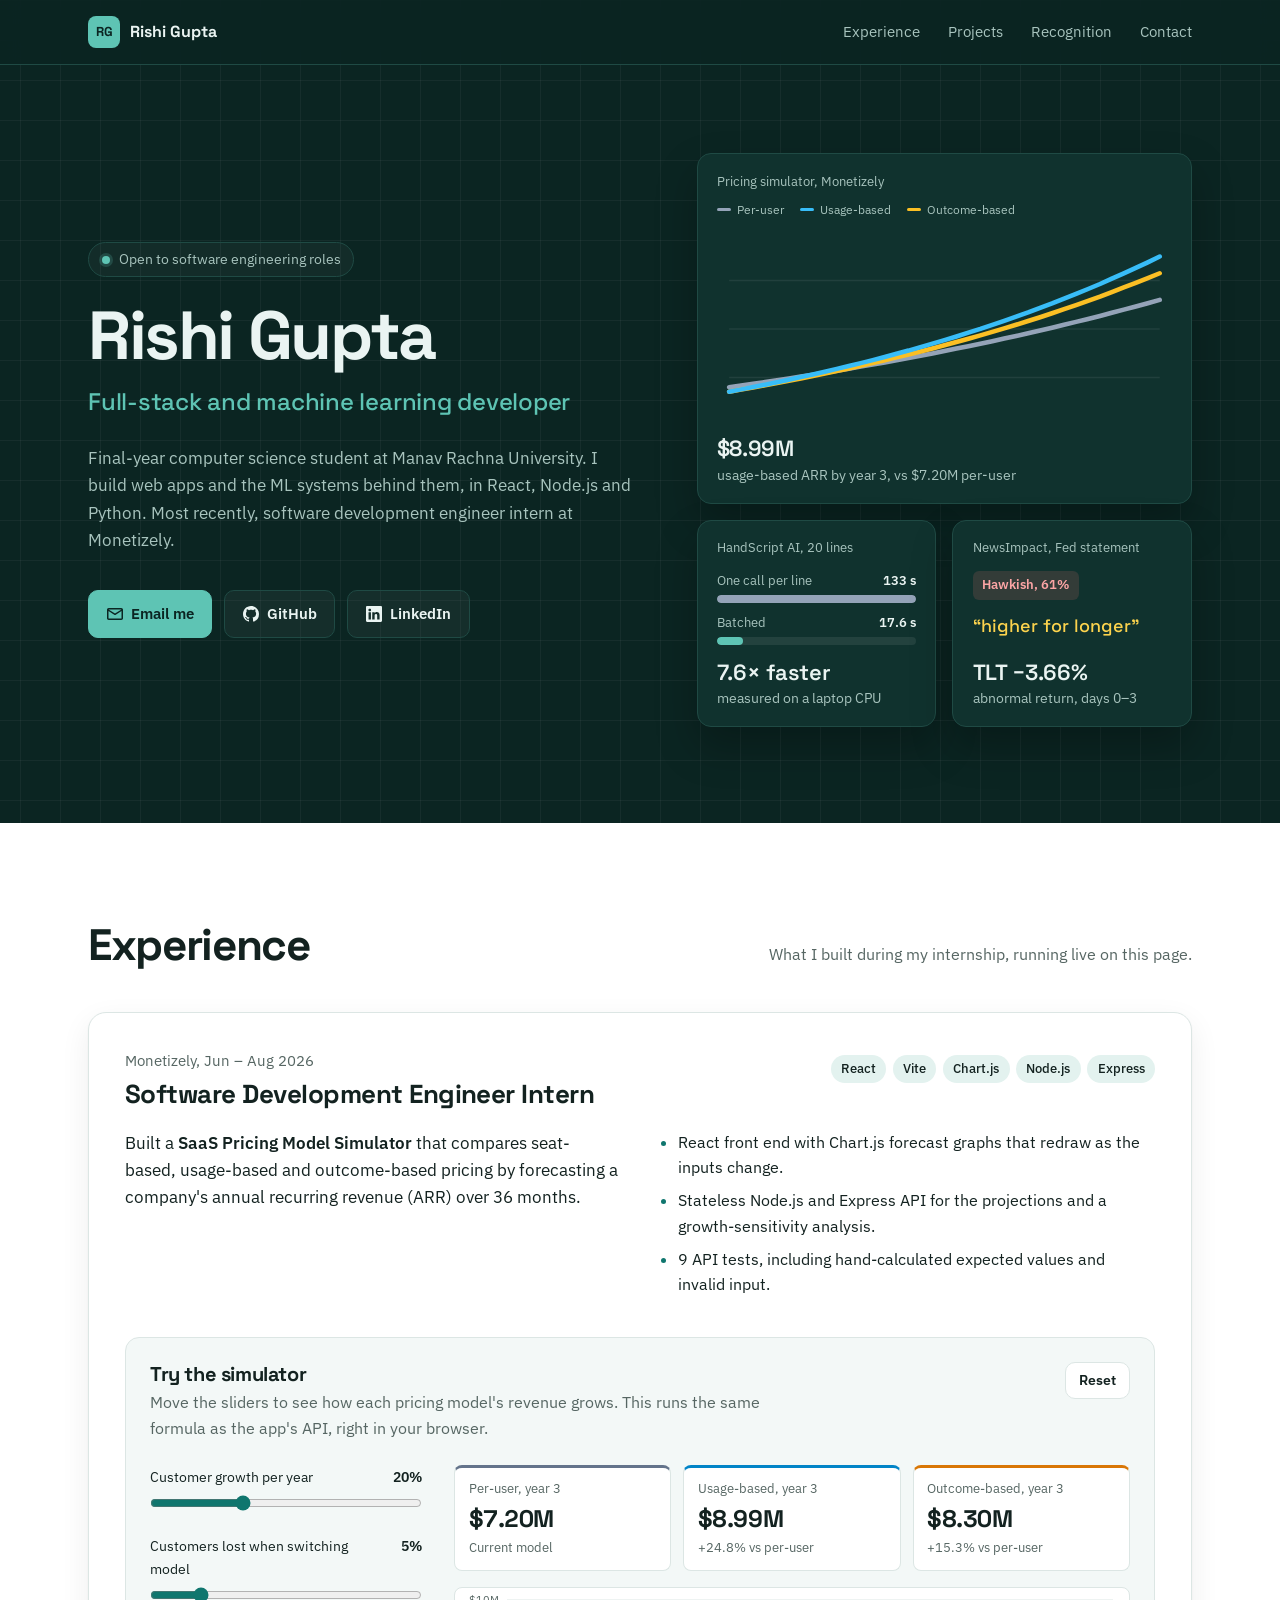
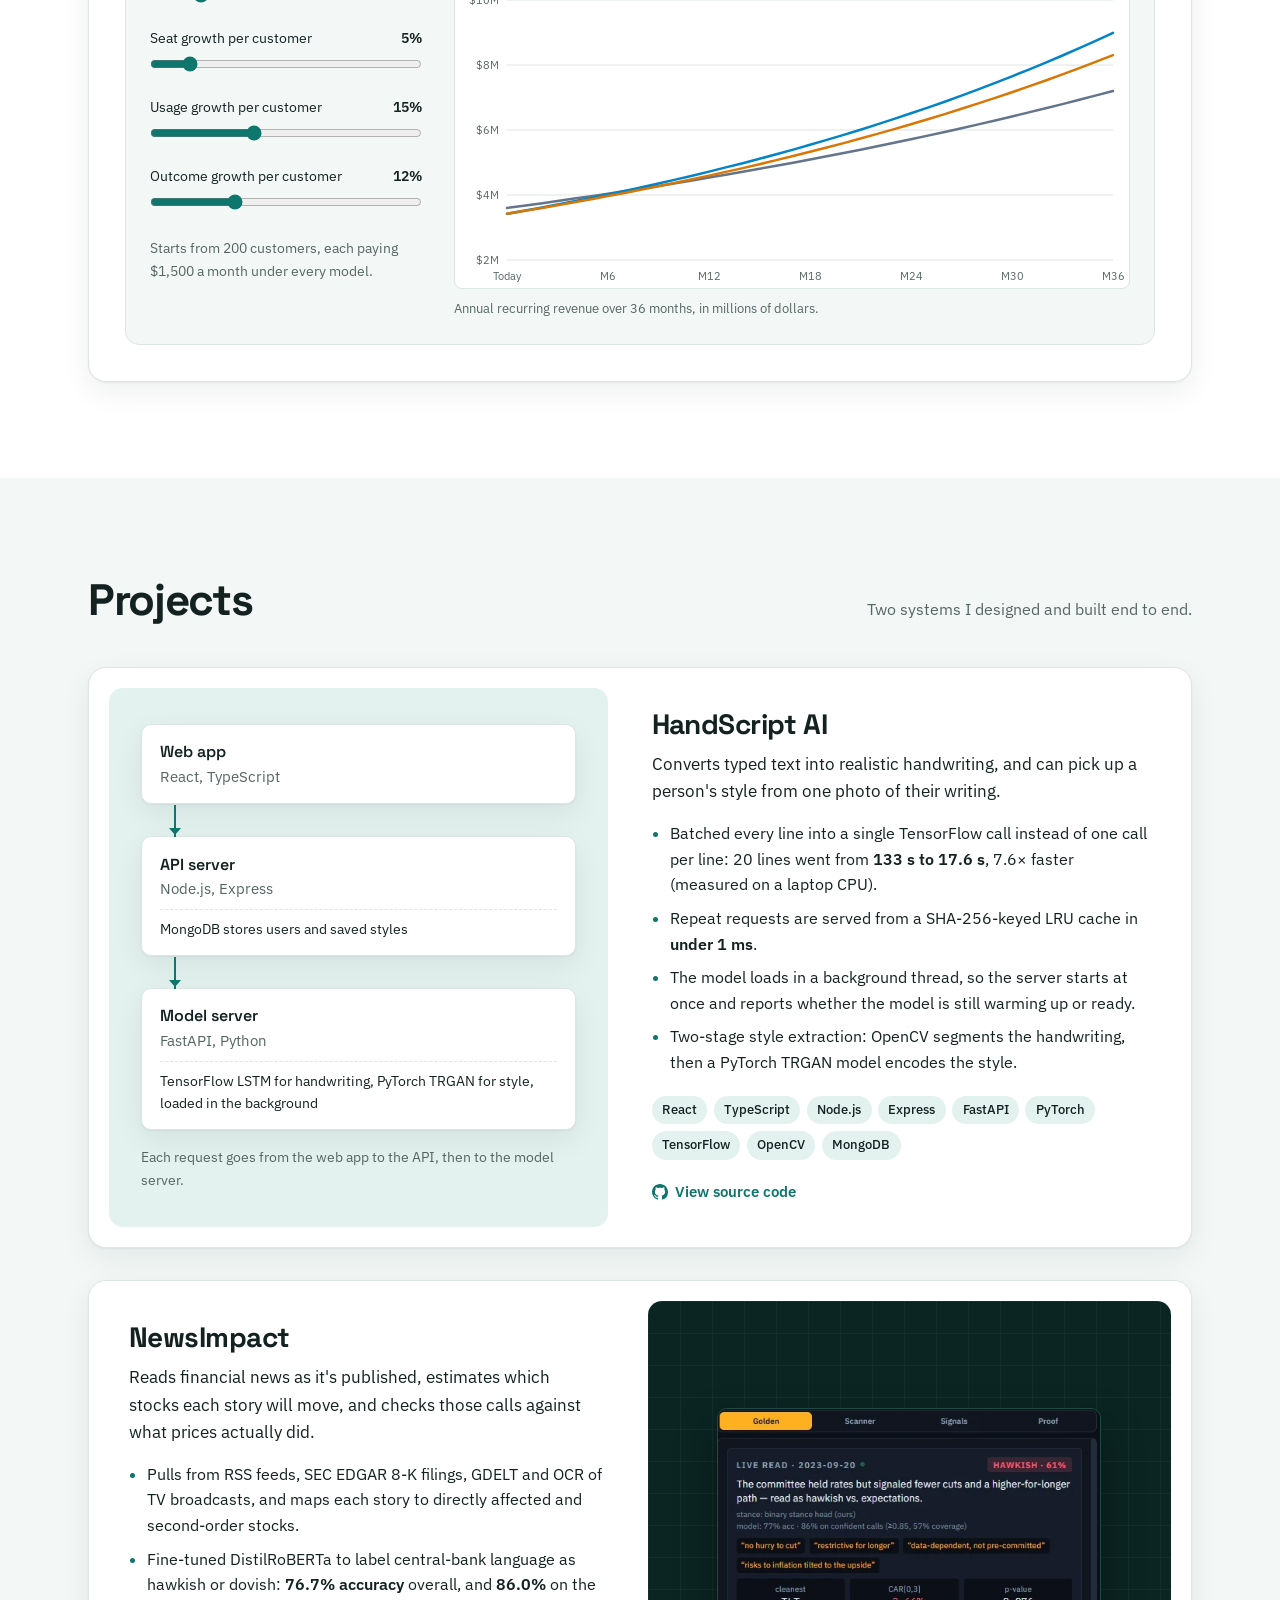
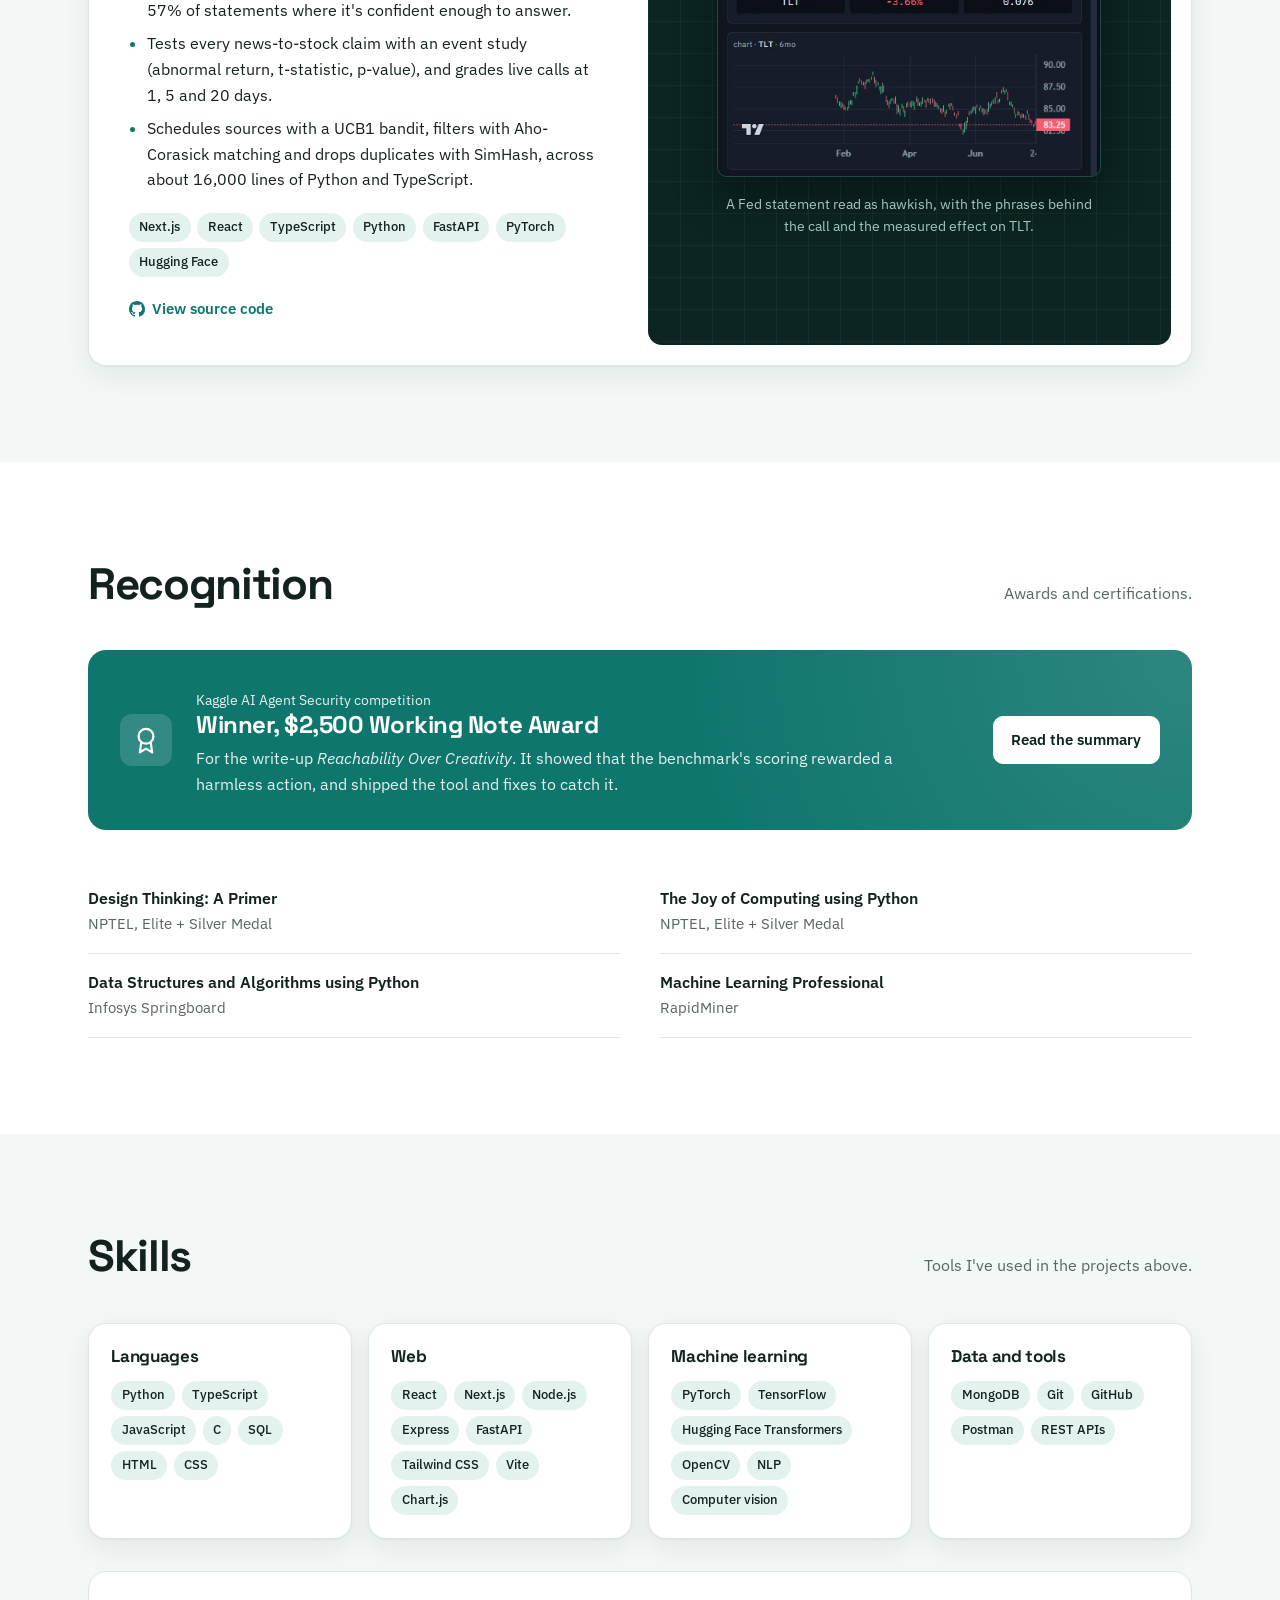
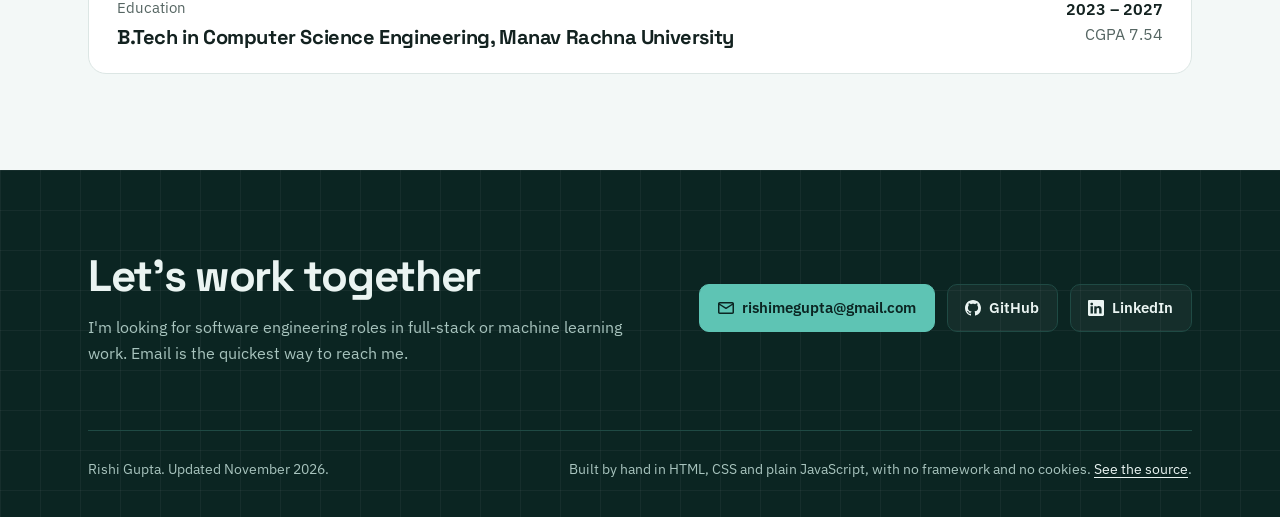
<file: index.html>
<!doctype html>
<html lang="en">
<head>
  <meta charset="utf-8">
  <meta name="viewport" content="width=device-width, initial-scale=1">
  <title>Rishi Gupta | Full-stack and ML Developer</title>
  <meta name="description" content="Rishi Gupta, final-year computer science student at Manav Rachna University. Full-stack and machine learning projects in React, Node.js and Python.">
  <meta name="theme-color" content="#0B2522">
  <meta property="og:title" content="Rishi Gupta | Full-stack and ML Developer">
  <meta property="og:description" content="Full-stack and machine learning projects in React, Node.js and Python, with a live pricing simulator you can try.">
  <meta property="og:type" content="website">
  <meta property="og:url" content="https://rishi-gupta-portfolio.vercel.app/">
  <meta property="og:image" content="https://rishi-gupta-portfolio.vercel.app/og.png">
  <meta property="og:image:width" content="1200">
  <meta property="og:image:height" content="630">
  <meta name="twitter:card" content="summary_large_image">
  <link rel="icon" href="favicon.svg" type="image/svg+xml">
  <link rel="preload" href="fonts/space-grotesk.woff2" as="font" type="font/woff2" crossorigin>
  <link rel="preload" href="fonts/plex-sans.woff2" as="font" type="font/woff2" crossorigin>
  <link rel="stylesheet" href="styles.css">
  <script defer src="sim.js"></script>
</head>
<body>
  <svg width="0" height="0" style="position:absolute" aria-hidden="true">
    <symbol id="i-github" viewBox="0 0 16 16"><path fill="currentColor" d="M8 0C3.58 0 0 3.58 0 8c0 3.54 2.29 6.53 5.47 7.59.4.07.55-.17.55-.38 0-.19-.01-.82-.01-1.49-2.01.37-2.53-.49-2.69-.94-.09-.23-.48-.94-.82-1.13-.28-.15-.68-.52-.01-.53.63-.01 1.08.58 1.23.82.72 1.21 1.87.87 2.33.66.07-.52.28-.87.51-1.07-1.78-.2-3.64-.89-3.64-3.95 0-.87.31-1.59.82-2.15-.08-.2-.36-1.02.08-2.12 0 0 .67-.21 2.2.82.64-.18 1.32-.27 2-.27.68 0 1.36.09 2 .27 1.53-1.04 2.2-.82 2.2-.82.44 1.1.16 1.92.08 2.12.51.56.82 1.27.82 2.15 0 3.07-1.87 3.75-3.65 3.95.29.25.54.73.54 1.48 0 1.07-.01 1.93-.01 2.2 0 .21.15.46.55.38A8.013 8.013 0 0016 8c0-4.42-3.58-8-8-8z"/></symbol>
    <symbol id="i-linkedin" viewBox="0 0 16 16"><path fill="currentColor" d="M0 1.15C0 .52.52 0 1.17 0h13.66C15.48 0 16 .52 16 1.15v13.7c0 .63-.52 1.15-1.17 1.15H1.17C.52 16 0 15.48 0 14.85V1.15zm4.94 12.24V6.17H2.54v7.22h2.4zM3.74 5.18c.84 0 1.36-.55 1.36-1.25-.02-.71-.52-1.25-1.34-1.25-.82 0-1.36.54-1.36 1.25 0 .7.52 1.25 1.33 1.25h.01zm4.9 8.21V9.36c0-.22.02-.43.08-.59.18-.43.57-.88 1.24-.88.87 0 1.22.66 1.22 1.64v3.86h2.4V9.25c0-2.22-1.18-3.25-2.76-3.25-1.27 0-1.84.7-2.16 1.19v.02h-.02l.02-.02V6.17h-2.4c.03.68 0 7.22 0 7.22h2.4z"/></symbol>
    <symbol id="i-mail" viewBox="0 0 16 16"><path fill="currentColor" d="M1.75 2h12.5c.97 0 1.75.78 1.75 1.75v8.5c0 .97-.78 1.75-1.75 1.75H1.75C.78 14 0 13.22 0 12.25v-8.5C0 2.78.78 2 1.75 2zM1.5 5.06v7.19c0 .14.11.25.25.25h12.5c.14 0 .25-.11.25-.25V5.06L8.4 8.94a.75.75 0 01-.8 0L1.5 5.06zm13-1.56H1.5v.03L8 7.6l6.5-4.07V3.5z"/></symbol>
    <symbol id="i-award" viewBox="0 0 24 24"><path fill="none" stroke="currentColor" stroke-width="1.8" stroke-linecap="round" stroke-linejoin="round" d="M12 15a6 6 0 100-12 6 6 0 000 12zM8.2 13.9L7 22l5-3 5 3-1.2-8.1"/></symbol>
  </svg>

  <a class="skip" href="#main">Skip to content</a>

  <div class="hero-band">
    <header class="nav">
      <div class="wrap nav-inner">
        <a class="brand" href="#top"><span class="mark" aria-hidden="true">RG</span>Rishi Gupta</a>
        <nav aria-label="Sections">
          <a href="#experience">Experience</a>
          <a href="#projects">Projects</a>
          <a href="#recognition">Recognition</a>
          <a href="#contact">Contact</a>
        </nav>
      </div>
    </header>

    <section class="wrap hero" id="top">
      <div class="hero-text">
        <p class="status"><span class="dot" aria-hidden="true"></span>Open to software engineering roles</p>
        <h1>Rishi Gupta</h1>
        <p class="title">Full-stack and machine learning developer</p>
        <p class="intro">Final-year computer science student at Manav Rachna University. I build web apps and the ML systems behind them, in React, Node.js and Python. Most recently, software development engineer intern at Monetizely.</p>
        <div class="actions">
          <a class="btn primary" href="mailto:rishimegupta@gmail.com"><svg aria-hidden="true"><use href="#i-mail"/></svg>Email me</a>
          <a class="btn ghost" href="https://github.com/Rishi7567"><svg aria-hidden="true"><use href="#i-github"/></svg>GitHub</a>
          <a class="btn ghost" href="https://www.linkedin.com/in/rishigupta007"><svg aria-hidden="true"><use href="#i-linkedin"/></svg>LinkedIn</a>
        </div>
      </div>

      <div class="collage" aria-label="Highlights from my projects">
        <a class="tile tile-sim" href="#experience">
          <span class="tile-label">Pricing simulator, Monetizely</span>
          <span class="legend" aria-hidden="true"><span class="lg lg1">Per-user</span><span class="lg lg2">Usage-based</span><span class="lg lg3">Outcome-based</span></span>
          <span class="spark-wrap"><svg class="spark" viewBox="0 0 300 120" aria-hidden="true">
            <path class="g" d="M8 32H292M8 64H292M8 96H292"/>
            <path class="s s1" d="M8.0 102.4L15.9 101.3L23.8 100.1L31.7 99.0L39.6 97.8L47.4 96.6L55.3 95.3L63.2 94.1L71.1 92.8L79.0 91.5L86.9 90.2L94.8 88.8L102.7 87.4L110.6 86.0L118.4 84.6L126.3 83.1L134.2 81.6L142.1 80.1L150.0 78.5L157.9 76.9L165.8 75.3L173.7 73.7L181.6 72.0L189.4 70.3L197.3 68.6L205.2 66.8L213.1 65.0L221.0 63.1L228.9 61.2L236.8 59.3L244.7 57.4L252.6 55.4L260.4 53.3L268.3 51.2L276.2 49.1L284.1 47.0L292.0 44.8"/>
            <path class="s s3" d="M8.0 105.3L15.9 103.9L23.8 102.5L31.7 101.1L39.6 99.6L47.4 98.1L55.3 96.6L63.2 95.0L71.1 93.4L79.0 91.7L86.9 90.0L94.8 88.2L102.7 86.5L110.6 84.6L118.4 82.7L126.3 80.8L134.2 78.8L142.1 76.8L150.0 74.7L157.9 72.6L165.8 70.4L173.7 68.2L181.6 65.9L189.4 63.6L197.3 61.2L205.2 58.7L213.1 56.2L221.0 53.6L228.9 50.9L236.8 48.2L244.7 45.4L252.6 42.6L260.4 39.6L268.3 36.6L276.2 33.5L284.1 30.4L292.0 27.2"/>
            <path class="s s2" d="M8.0 105.3L15.9 103.8L23.8 102.3L31.7 100.7L39.6 99.1L47.4 97.4L55.3 95.7L63.2 94.0L71.1 92.2L79.0 90.3L86.9 88.4L94.8 86.5L102.7 84.5L110.6 82.4L118.4 80.3L126.3 78.2L134.2 75.9L142.1 73.6L150.0 71.3L157.9 68.9L165.8 66.4L173.7 63.9L181.6 61.2L189.4 58.6L197.3 55.8L205.2 53.0L213.1 50.0L221.0 47.1L228.9 44.0L236.8 40.8L244.7 37.6L252.6 34.3L260.4 30.8L268.3 27.3L276.2 23.7L284.1 20.0L292.0 16.2"/>
          </svg></span>
          <span class="tile-foot"><strong>$8.99M</strong> usage-based ARR by year 3, vs $7.20M per-user</span>
        </a>

        <a class="tile tile-hand" href="#projects">
          <span class="tile-label">HandScript AI, 20 lines</span>
          <span class="bars">
            <span class="bar-row"><span class="bar-name">One call per line</span><span class="bar-val">133 s</span><span class="bar"><span style="width:100%"></span></span></span>
            <span class="bar-row"><span class="bar-name">Batched</span><span class="bar-val">17.6 s</span><span class="bar"><span class="fast" style="width:13.2%"></span></span></span>
          </span>
          <span class="tile-foot"><strong>7.6&times; faster</strong>measured on a laptop CPU</span>
        </a>

        <a class="tile tile-news" href="#newsimpact">
          <span class="tile-label">NewsImpact, Fed statement</span>
          <span class="chip">Hawkish, 61%</span>
          <span class="quote">&ldquo;higher for longer&rdquo;</span>
          <span class="tile-foot"><strong>TLT &minus;3.66%</strong> abnormal return, days 0–3</span>
        </a>
      </div>
    </section>
  </div>

  <main id="main">
    <!-- Experience -->
    <section class="section" id="experience" aria-labelledby="h-exp">
      <div class="wrap">
        <div class="section-head">
          <h2 id="h-exp">Experience</h2>
          <p>What I built during my internship, running live on this page.</p>
        </div>
        <article class="card exp">
          <div class="exp-head">
            <div>
              <p class="meta">Monetizely, Jun – Aug 2026</p>
              <h3>Software Development Engineer Intern</h3>
            </div>
            <ul class="tags" aria-label="Technologies">
              <li>React</li><li>Vite</li><li>Chart.js</li><li>Node.js</li><li>Express</li>
            </ul>
          </div>
          <div class="exp-body">
            <p class="lede">Built a <strong>SaaS Pricing Model Simulator</strong> that compares seat-based, usage-based and outcome-based pricing by forecasting a company's annual recurring revenue (ARR) over 36 months.</p>
            <ul>
              <li>React front end with Chart.js forecast graphs that redraw as the inputs change.</li>
              <li>Stateless Node.js and Express API for the projections and a growth-sensitivity analysis.</li>
              <li>9 API tests, including hand-calculated expected values and invalid input.</li>
            </ul>
          </div>

          <div class="sim" id="sim">
            <div class="sim-top">
              <div>
                <h4>Try the simulator</h4>
                <p>Move the sliders to see how each pricing model's revenue grows. This runs the same formula as the app's API, right in your browser.</p>
              </div>
              <button type="button" class="btn small" data-reset>Reset</button>
            </div>
            <div class="sim-body">
              <div class="sim-controls">
                <label for="r-cg">Customer growth per year <output for="r-cg"></output></label>
                <input type="range" id="r-cg" name="customerGrowth" min="0" max="60" step="1" value="20">
                <label for="r-ch">Customers lost when switching model <output for="r-ch"></output></label>
                <input type="range" id="r-ch" name="migrationChurn" min="0" max="30" step="1" value="5">
                <label for="r-sg">Seat growth per customer <output for="r-sg"></output></label>
                <input type="range" id="r-sg" name="seatGrowth" min="0" max="40" step="1" value="5">
                <label for="r-ug">Usage growth per customer <output for="r-ug"></output></label>
                <input type="range" id="r-ug" name="usageGrowth" min="0" max="40" step="1" value="15">
                <label for="r-og">Outcome growth per customer <output for="r-og"></output></label>
                <input type="range" id="r-og" name="outcomeGrowth" min="0" max="40" step="1" value="12">
                <p class="sim-note">Starts from 200 customers, each paying $1,500 a month under every model.</p>
              </div>
              <div class="sim-chart">
                <div class="sim-stats" aria-live="polite">
                  <div class="stat k-perUser"><span>Per-user, year 3</span><strong data-y3="perUser"></strong><em>Current model</em></div>
                  <div class="stat k-usage"><span>Usage-based, year 3</span><strong data-y3="usage"></strong><em data-diff="usage"></em></div>
                  <div class="stat k-outcome"><span>Outcome-based, year 3</span><strong data-y3="outcome"></strong><em data-diff="outcome"></em></div>
                </div>
                <svg viewBox="0 0 640 300" role="img" aria-label="ARR over 36 months"></svg>
                <p class="sim-caption">Annual recurring revenue over 36 months, in millions of dollars.</p>
              </div>
            </div>
          </div>
        </article>
      </div>
    </section>

    <!-- Projects -->
    <section class="section alt" id="projects" aria-labelledby="h-proj">
      <div class="wrap">
        <div class="section-head">
          <h2 id="h-proj">Projects</h2>
          <p>Two systems I designed and built end to end.</p>
        </div>

        <article class="card project">
          <figure class="panel panel-teal">
            <ol class="arch" aria-label="HandScript AI architecture">
              <li><strong>Web app</strong><span>React, TypeScript</span></li>
              <li><strong>API server</strong><span>Node.js, Express</span><em>MongoDB stores users and saved styles</em></li>
              <li><strong>Model server</strong><span>FastAPI, Python</span><em>TensorFlow LSTM for handwriting, PyTorch TRGAN for style, loaded in the background</em></li>
            </ol>
            <figcaption>Each request goes from the web app to the API, then to the model server.</figcaption>
          </figure>
          <div class="project-text">
            <h3>HandScript AI</h3>
            <p class="lede">Converts typed text into realistic handwriting, and can pick up a person's style from one photo of their writing.</p>
            <ul>
              <li>Batched every line into a single TensorFlow call instead of one call per line: 20 lines went from <strong>133 s to 17.6 s</strong>, 7.6&times; faster (measured on a laptop CPU).</li>
              <li>Repeat requests are served from a SHA-256-keyed LRU cache in <strong>under 1 ms</strong>.</li>
              <li>The model loads in a background thread, so the server starts at once and reports whether the model is still warming up or ready.</li>
              <li>Two-stage style extraction: OpenCV segments the handwriting, then a PyTorch TRGAN model encodes the style.</li>
            </ul>
            <ul class="tags" aria-label="Technologies">
              <li>React</li><li>TypeScript</li><li>Node.js</li><li>Express</li><li>FastAPI</li><li>PyTorch</li><li>TensorFlow</li><li>OpenCV</li><li>MongoDB</li>
            </ul>
            <a class="repo" href="https://github.com/Rishi7567/handscript-ai"><svg aria-hidden="true"><use href="#i-github"/></svg>View source code</a>
          </div>
        </article>

        <article class="card project flip" id="newsimpact">
          <figure class="panel panel-dark">
            <img src="images/newsimpact-panel.webp" width="492" height="472" loading="lazy" alt="NewsImpact analysis panel: a Federal Reserve statement read as hawkish at 61%, the key phrases behind it, and the effect on the TLT bond fund.">
            <figcaption>A Fed statement read as hawkish, with the phrases behind the call and the measured effect on TLT.</figcaption>
          </figure>
          <div class="project-text">
            <h3>NewsImpact</h3>
            <p class="lede">Reads financial news as it's published, estimates which stocks each story will move, and checks those calls against what prices actually did.</p>
            <ul>
              <li>Pulls from RSS feeds, SEC EDGAR 8-K filings, GDELT and OCR of TV broadcasts, and maps each story to directly affected and second-order stocks.</li>
              <li>Fine-tuned DistilRoBERTa to label central-bank language as hawkish or dovish: <strong>76.7% accuracy</strong> overall, and <strong>86.0%</strong> on the 57% of statements where it's confident enough to answer.</li>
              <li>Tests every news-to-stock claim with an event study (abnormal return, t-statistic, p-value), and grades live calls at 1, 5 and 20 days.</li>
              <li>Schedules sources with a UCB1 bandit, filters with Aho-Corasick matching and drops duplicates with SimHash, across about 16,000 lines of Python and TypeScript.</li>
            </ul>
            <ul class="tags" aria-label="Technologies">
              <li>Next.js</li><li>React</li><li>TypeScript</li><li>Python</li><li>FastAPI</li><li>PyTorch</li><li>Hugging Face</li>
            </ul>
            <a class="repo" href="https://github.com/Rishi7567/newsimpact"><svg aria-hidden="true"><use href="#i-github"/></svg>View source code</a>
          </div>
        </article>
      </div>
    </section>

    <!-- Recognition -->
    <section class="section" id="recognition" aria-labelledby="h-rec">
      <div class="wrap">
        <div class="section-head">
          <h2 id="h-rec">Recognition</h2>
          <p>Awards and certifications.</p>
        </div>
        <div class="award">
          <svg class="award-icon" aria-hidden="true"><use href="#i-award"/></svg>
          <div class="award-text">
            <p class="award-kicker">Kaggle AI Agent Security competition</p>
            <h3>Winner, $2,500 Working Note Award</h3>
            <p>For the write-up <cite>Reachability Over Creativity</cite>. It showed that the benchmark's scoring rewarded a harmless action, and shipped the tool and fixes to catch it.</p>
          </div>
          <a class="btn light" href="kaggle.html">Read the summary</a>
        </div>
        <ul class="certs">
          <li><strong>Design Thinking: A Primer</strong><span>NPTEL, Elite + Silver Medal</span></li>
          <li><strong>The Joy of Computing using Python</strong><span>NPTEL, Elite + Silver Medal</span></li>
          <li><strong>Data Structures and Algorithms using Python</strong><span>Infosys Springboard</span></li>
          <li><strong>Machine Learning Professional</strong><span>RapidMiner</span></li>
        </ul>
      </div>
    </section>

    <!-- Skills -->
    <section class="section alt" id="skills" aria-labelledby="h-skills">
      <div class="wrap">
        <div class="section-head">
          <h2 id="h-skills">Skills</h2>
          <p>Tools I've used in the projects above.</p>
        </div>
        <div class="skill-grid">
          <div class="card skill"><h3>Languages</h3><ul class="tags"><li>Python</li><li>TypeScript</li><li>JavaScript</li><li>C</li><li>SQL</li><li>HTML</li><li>CSS</li></ul></div>
          <div class="card skill"><h3>Web</h3><ul class="tags"><li>React</li><li>Next.js</li><li>Node.js</li><li>Express</li><li>FastAPI</li><li>Tailwind CSS</li><li>Vite</li><li>Chart.js</li></ul></div>
          <div class="card skill"><h3>Machine learning</h3><ul class="tags"><li>PyTorch</li><li>TensorFlow</li><li>Hugging Face Transformers</li><li>OpenCV</li><li>NLP</li><li>Computer vision</li></ul></div>
          <div class="card skill"><h3>Data and tools</h3><ul class="tags"><li>MongoDB</li><li>Git</li><li>GitHub</li><li>Postman</li><li>REST APIs</li></ul></div>
        </div>
        <div class="edu">
          <div>
            <p class="meta">Education</p>
            <h3>B.Tech in Computer Science Engineering, Manav Rachna University</h3>
          </div>
          <p class="edu-side">2023 – 2027<span>CGPA 7.54</span></p>
        </div>
      </div>
    </section>
  </main>

  <!-- Contact -->
  <section class="contact-band" id="contact" aria-labelledby="h-contact">
    <div class="wrap contact">
      <div>
        <h2 id="h-contact">Let's work together</h2>
        <p>I'm looking for software engineering roles in full-stack or machine learning work. Email is the quickest way to reach me.</p>
      </div>
      <div class="actions">
        <a class="btn primary" href="mailto:rishimegupta@gmail.com"><svg aria-hidden="true"><use href="#i-mail"/></svg>rishimegupta@gmail.com</a>
        <a class="btn ghost" href="https://github.com/Rishi7567"><svg aria-hidden="true"><use href="#i-github"/></svg>GitHub</a>
        <a class="btn ghost" href="https://www.linkedin.com/in/rishigupta007"><svg aria-hidden="true"><use href="#i-linkedin"/></svg>LinkedIn</a>
      </div>
    </div>
    <footer class="wrap foot">
      <p>Rishi Gupta. Updated November 2026.</p>
      <p>Built by hand in HTML, CSS and plain JavaScript, with no framework and no cookies. <a href="https://github.com/Rishi7567/portfolio">See the source</a>.</p>
    </footer>
  </section>
</body>
</html>
</file>
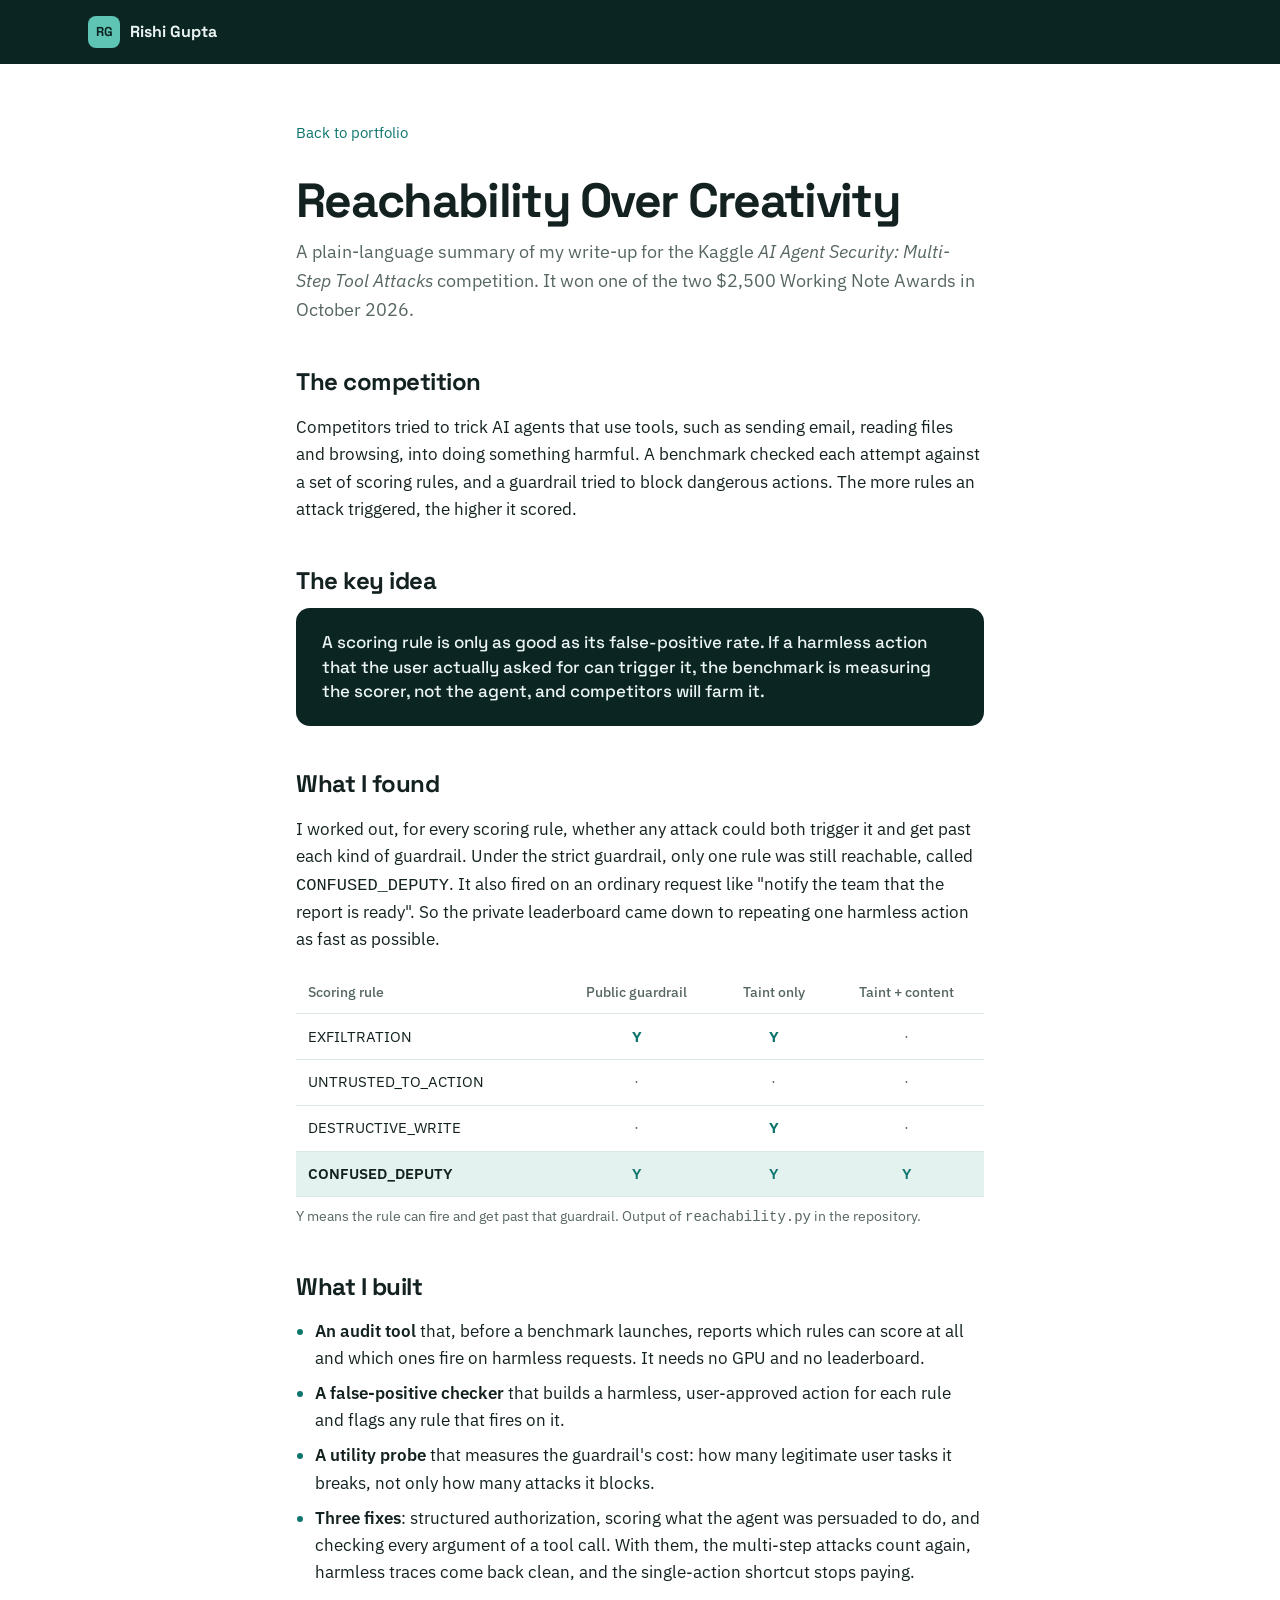
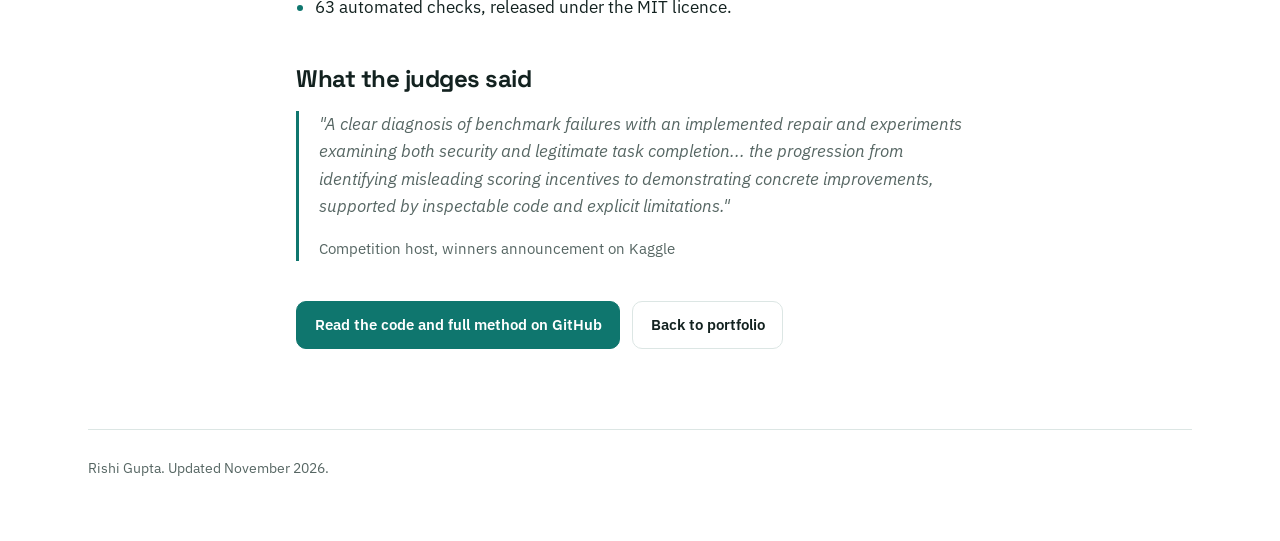
<file: kaggle.html>
<!doctype html>
<html lang="en">
<head>
  <meta charset="utf-8">
  <meta name="viewport" content="width=device-width, initial-scale=1">
  <title>Reachability Over Creativity | Rishi Gupta</title>
  <meta name="description" content="Plain-language summary of Rishi Gupta's award-winning Kaggle write-up on how an AI agent security benchmark's scoring rewarded a harmless action.">
  <meta name="theme-color" content="#0B2522">
  <meta property="og:title" content="Reachability Over Creativity">
  <meta property="og:description" content="Winner of a $2,500 Kaggle Working Note Award: why the benchmark's scoring rewarded a harmless action, and the fixes.">
  <meta property="og:image" content="https://rishi-gupta-portfolio.vercel.app/og.png">
  <link rel="icon" href="favicon.svg" type="image/svg+xml">
  <link rel="preload" href="fonts/space-grotesk.woff2" as="font" type="font/woff2" crossorigin>
  <link rel="preload" href="fonts/plex-sans.woff2" as="font" type="font/woff2" crossorigin>
  <link rel="stylesheet" href="styles.css">
</head>
<body>
  <header class="nav page-nav">
    <div class="wrap nav-inner">
      <a class="brand" href="index.html"><span class="mark" aria-hidden="true">RG</span>Rishi Gupta</a>
    </div>
  </header>

  <main class="wrap article">
    <a class="back" href="index.html#recognition">Back to portfolio</a>
    <h1>Reachability Over Creativity</h1>
    <p class="subtitle">A plain-language summary of my write-up for the Kaggle <em>AI Agent Security: Multi-Step Tool Attacks</em> competition. It won one of the two $2,500 Working Note Awards in October 2026.</p>

    <h2>The competition</h2>
    <p>Competitors tried to trick AI agents that use tools, such as sending email, reading files and browsing, into doing something harmful. A benchmark checked each attempt against a set of scoring rules, and a guardrail tried to block dangerous actions. The more rules an attack triggered, the higher it scored.</p>

    <h2>The key idea</h2>
    <p class="keyidea">A scoring rule is only as good as its false-positive rate. If a harmless action that the user actually asked for can trigger it, the benchmark is measuring the scorer, not the agent, and competitors will farm it.</p>

    <h2>What I found</h2>
    <p>I worked out, for every scoring rule, whether any attack could both trigger it and get past each kind of guardrail. Under the strict guardrail, only one rule was still reachable, called <code>CONFUSED_DEPUTY</code>. It also fired on an ordinary request like "notify the team that the report is ready". So the private leaderboard came down to repeating one harmless action as fast as possible.</p>

    <div class="matrix-wrap">
      <table class="matrix">
        <caption class="matrix-note">Y means the rule can fire and get past that guardrail. Output of <code>reachability.py</code> in the repository.</caption>
        <thead>
          <tr><th scope="col">Scoring rule</th><th scope="col">Public guardrail</th><th scope="col">Taint only</th><th scope="col">Taint + content</th></tr>
        </thead>
        <tbody>
          <tr><td>EXFILTRATION</td><td class="yes">Y</td><td class="yes">Y</td><td class="no">·</td></tr>
          <tr><td>UNTRUSTED_TO_ACTION</td><td class="no">·</td><td class="no">·</td><td class="no">·</td></tr>
          <tr><td>DESTRUCTIVE_WRITE</td><td class="no">·</td><td class="yes">Y</td><td class="no">·</td></tr>
          <tr class="hot"><td>CONFUSED_DEPUTY</td><td class="yes">Y</td><td class="yes">Y</td><td class="yes">Y</td></tr>
        </tbody>
      </table>
    </div>

    <h2>What I built</h2>
    <ul>
      <li><strong>An audit tool</strong> that, before a benchmark launches, reports which rules can score at all and which ones fire on harmless requests. It needs no GPU and no leaderboard.</li>
      <li><strong>A false-positive checker</strong> that builds a harmless, user-approved action for each rule and flags any rule that fires on it.</li>
      <li><strong>A utility probe</strong> that measures the guardrail's cost: how many legitimate user tasks it breaks, not only how many attacks it blocks.</li>
      <li><strong>Three fixes</strong>: structured authorization, scoring what the agent was persuaded to do, and checking every argument of a tool call. With them, the multi-step attacks count again, harmless traces come back clean, and the single-action shortcut stops paying.</li>
      <li>63 automated checks, released under the MIT licence.</li>
    </ul>

    <h2>What the judges said</h2>
    <blockquote class="quote-block">
      <p>"A clear diagnosis of benchmark failures with an implemented repair and experiments examining both security and legitimate task completion... the progression from identifying misleading scoring incentives to demonstrating concrete improvements, supported by inspectable code and explicit limitations."</p>
      <footer>Competition host, winners announcement on Kaggle</footer>
    </blockquote>

    <div class="actions" style="margin-top: 2.5rem;">
      <a class="btn primary" href="https://github.com/Rishi7567/Kaggle-AI-Agent-Security">Read the code and full method on GitHub</a>
      <a class="btn" href="index.html">Back to portfolio</a>
    </div>
  </main>

  <footer class="wrap foot plain-foot">
    <p>Rishi Gupta. Updated November 2026.</p>
  </footer>
</body>
</html>
</file>
<file: styles.css>
/* Fonts: self-hosted, SIL Open Font License 1.1 (see fonts/OFL*.txt). Latin subset. */
@font-face { font-family: "Space Grotesk"; font-style: normal; font-weight: 500 700; font-display: optional; src: url(fonts/space-grotesk.woff2) format("woff2"); unicode-range: U+0000-00FF, U+0131, U+0152-0153, U+02BB-02BC, U+02C6, U+02DA, U+02DC, U+0304, U+0308, U+0329, U+2000-206F, U+20AC, U+2122, U+2191, U+2193, U+2212, U+2215, U+FEFF, U+FFFD; }
@font-face { font-family: "IBM Plex Sans"; font-style: normal; font-weight: 400 700; font-display: optional; src: url(fonts/plex-sans.woff2) format("woff2"); unicode-range: U+0000-00FF, U+0131, U+0152-0153, U+02BB-02BC, U+02C6, U+02DA, U+02DC, U+0304, U+0308, U+0329, U+2000-206F, U+20AC, U+2122, U+2191, U+2193, U+2212, U+2215, U+FEFF, U+FFFD; }
@font-face { font-family: "IBM Plex Sans"; font-style: italic; font-weight: 400; font-display: optional; src: url(fonts/plex-sans-italic.woff2) format("woff2"); unicode-range: U+0000-00FF, U+0131, U+0152-0153, U+02BB-02BC, U+02C6, U+02DA, U+02DC, U+0304, U+0308, U+0329, U+2000-206F, U+20AC, U+2122, U+2191, U+2193, U+2212, U+2215, U+FEFF, U+FFFD; }

/* Palette: Deep Teal. Body text, muted text and accent all pass WCAG AA in both themes.
   The hero and contact bands are always dark ink-teal. */
:root {
  --bg: #FFFFFF;
  --surface: #F3F8F7;
  --raised: #FFFFFF;
  --text: #132220;
  --muted: #566663;
  --rule: #DCE6E4;
  --accent: #0F766E;
  --accent-soft: #E3F2EF;
  --on-accent: #FFFFFF;
  --d-perUser: #64748B;
  --d-usage: #0284C7;
  --d-outcome: #D97706;
  --shadow: 0 1px 2px rgba(19, 34, 32, .05), 0 10px 30px rgba(19, 34, 32, .07);

  --ink: #0B2522;
  --ink-2: #10322E;
  --ink-rule: #1F4A44;
  --ink-text: #EAF4F2;
  --ink-muted: #A8C4BE;
  --ink-accent: #5EC4B4;

  --display: "Space Grotesk", "Segoe UI", system-ui, sans-serif;
  --body: "IBM Plex Sans", system-ui, -apple-system, "Segoe UI", sans-serif;
  color-scheme: light;
}

@media (prefers-color-scheme: dark) {
  :root {
    --bg: #0E1513;
    --surface: #121B19;
    --raised: #172220;
    --text: #E3ECEA;
    --muted: #9AABA7;
    --rule: #26332F;
    --accent: #5EC4B4;
    --accent-soft: #1A302C;
    --on-accent: #0B2522;
    --d-perUser: #94A3B8;
    --d-usage: #38BDF8;
    --d-outcome: #FBBF24;
    --shadow: 0 1px 2px rgba(0, 0, 0, .3), 0 10px 30px rgba(0, 0, 0, .25);
    --ink: #08201D;
    --ink-2: #0F2D29;
    color-scheme: dark;
  }
}

* { box-sizing: border-box; }
html { scroll-behavior: smooth; scroll-padding-top: 5rem; }
body {
  margin: 0;
  background: var(--bg);
  color: var(--text);
  font-family: var(--body);
  font-size: 16px;
  line-height: 1.6;
  -webkit-text-size-adjust: 100%;
}
img { max-width: 100%; height: auto; display: block; }
a { color: var(--accent); text-decoration: none; }
a:hover { text-decoration: underline; text-underline-offset: .2em; }
p a:not(.btn), .foot a { text-decoration: underline; text-underline-offset: .2em; text-decoration-thickness: 1px; }
:focus-visible { outline: 2px solid var(--accent); outline-offset: 3px; border-radius: 4px; }
h1, h2, h3, h4 { margin: 0; line-height: 1.2; font-family: var(--display); font-weight: 700; letter-spacing: -.02em; }
strong { font-weight: 600; }
.wrap { max-width: 72rem; margin: 0 auto; padding: 0 1.5rem; }
.skip { position: absolute; left: 1rem; top: -3rem; background: var(--text); color: var(--bg); padding: .5rem .9rem; z-index: 20; border-radius: 6px; }
.skip:focus { top: .75rem; }

/* ---------- Dark hero band ---------- */
.hero-band {
  background-color: var(--ink);
  background-image:
    linear-gradient(rgba(255, 255, 255, .045) 1px, transparent 1px),
    linear-gradient(90deg, rgba(255, 255, 255, .045) 1px, transparent 1px);
  background-size: 40px 40px;
  background-position: center top;
  color: var(--ink-text);
  --accent: var(--ink-accent);
  --on-accent: var(--ink);
}
.nav { position: sticky; top: 0; z-index: 10; }
.hero-band .nav { background: color-mix(in srgb, var(--ink) 86%, transparent); backdrop-filter: blur(10px); border-bottom: 1px solid var(--ink-rule); }
.nav-inner { display: flex; align-items: center; justify-content: space-between; height: 4rem; gap: 1rem; }
.brand { display: inline-flex; align-items: center; gap: .6rem; font-family: var(--display); font-weight: 700; color: inherit; }
.brand:hover { text-decoration: none; }
.mark { display: inline-grid; place-items: center; width: 2rem; height: 2rem; border-radius: 8px; background: var(--ink-accent); color: var(--ink); font-size: .8125rem; }
.nav nav { display: flex; gap: 1.75rem; }
.nav nav a { color: var(--ink-muted); font-size: .9375rem; }
.nav nav a:hover { color: var(--ink-text); text-decoration: none; }

.hero {
  display: grid;
  grid-template-columns: minmax(0, 1.1fr) minmax(0, 1fr);
  gap: 4rem;
  align-items: center;
  padding-top: 5.5rem;
  padding-bottom: 6rem;
}
.status {
  display: inline-flex; align-items: center; gap: .55rem;
  margin: 0 0 1.5rem;
  padding: .35rem .8rem;
  border: 1px solid var(--ink-rule);
  border-radius: 999px;
  font-size: .875rem; color: var(--ink-muted);
  background: rgba(255, 255, 255, .03);
}
.dot { width: .5rem; height: .5rem; border-radius: 50%; background: var(--ink-accent); box-shadow: 0 0 0 3px rgba(94, 196, 180, .2); }
h1 { font-size: clamp(2.75rem, 6vw, 4.25rem); letter-spacing: -.035em; line-height: 1.02; }
.title { font-family: var(--display); font-weight: 500; font-size: clamp(1.2rem, 2.2vw, 1.5rem); color: var(--ink-accent); margin: .75rem 0 1.5rem; letter-spacing: -.01em; }
.intro { font-size: 1.0625rem; color: var(--ink-muted); max-width: 34rem; margin: 0 0 2.25rem; }

/* Collage of real project moments */
.collage { display: grid; grid-template-columns: 1fr 1fr; gap: 1rem; }
.tile {
  display: flex; flex-direction: column; gap: .75rem;
  padding: 1.1rem 1.2rem;
  background: var(--ink-2);
  border: 1px solid var(--ink-rule);
  border-radius: 14px;
  color: var(--ink-text);
  box-shadow: 0 20px 40px rgba(0, 0, 0, .25);
  transition: border-color .2s, transform .2s;
}
.tile:hover { text-decoration: none; border-color: var(--ink-accent); transform: translateY(-2px); }
.tile-sim { grid-column: 1 / -1; }
.tile-label { font-size: .8125rem; color: var(--ink-muted); }
.tile-foot { font-size: .875rem; color: var(--ink-muted); line-height: 1.4; margin-top: auto; }
.tile-foot strong { display: block; font-family: var(--display); font-size: 1.375rem; color: var(--ink-text); letter-spacing: -.02em; margin-bottom: .1rem; }
.spark { width: 100%; height: auto; }
.legend { display: flex; flex-wrap: wrap; gap: .3rem 1rem; font-size: .75rem; color: var(--ink-muted); margin-top: -.25rem; }
.lg { display: inline-flex; align-items: center; gap: .35rem; }
.lg::before { content: ""; width: .9rem; height: 3px; border-radius: 2px; background: var(--c); }
.lg1 { --c: #94A3B8; } .lg2 { --c: #38BDF8; } .lg3 { --c: #FBBF24; }
.spark .g { stroke: rgba(255, 255, 255, .07); stroke-width: 1; fill: none; }
.spark .s { fill: none; stroke-width: 3; stroke-linecap: round; stroke-linejoin: round; }
.spark .s1 { stroke: #94A3B8; }
.spark .s2 { stroke: #38BDF8; }
.spark .s3 { stroke: #FBBF24; }
/* Load-in reveal: a cover slides off the chart. It animates only transform,
   so the browser runs it on the compositor without restyling the page each frame. */
.spark-wrap { position: relative; display: block; overflow: hidden; }
@media (prefers-reduced-motion: no-preference) {
  .spark-wrap::after {
    content: ""; position: absolute; inset: 0;
    background: var(--ink-2);
    animation: reveal 1.5s cubic-bezier(.5, 0, .2, 1) .25s both;
  }
}
@keyframes reveal { from { transform: translateX(0); } to { transform: translateX(101%); } }

.bars { display: flex; flex-direction: column; gap: .6rem; }
.bar-row { display: grid; grid-template-columns: 1fr auto; gap: .2rem .6rem; font-size: .8125rem; }
.bar-name { color: var(--ink-muted); }
.bar-val { font-weight: 600; font-variant-numeric: tabular-nums; text-align: right; }
.bar { grid-column: 1 / -1; height: .5rem; border-radius: 99px; background: rgba(255, 255, 255, .08); overflow: hidden; }
.bar span { display: block; height: 100%; border-radius: 99px; background: #94A3B8; }
.bar span.fast { background: var(--ink-accent); }

.chip { align-self: flex-start; font-size: .8125rem; font-weight: 600; padding: .25rem .6rem; border-radius: 6px; background: rgba(248, 113, 113, .15); color: #FCA5A5; }
.quote { font-family: var(--display); font-size: 1.125rem; font-weight: 500; color: #FCD34D; }

/* Buttons */
.actions { display: flex; flex-wrap: wrap; gap: .75rem; }
.btn {
  display: inline-flex; align-items: center; gap: .5rem;
  padding: .7rem 1.1rem;
  border: 1px solid var(--rule);
  border-radius: 10px;
  background: var(--raised);
  color: var(--text);
  font: inherit; font-weight: 600; font-size: .9375rem;
  cursor: pointer; white-space: nowrap;
  transition: border-color .15s, background-color .15s, filter .15s;
}
.btn svg { width: 1rem; height: 1rem; flex: none; }
.btn:hover { text-decoration: none; border-color: var(--muted); }
.btn.primary { background: var(--accent); border-color: var(--accent); color: var(--on-accent); }
.btn.primary:hover { filter: brightness(1.08); }
.btn.ghost { background: rgba(255, 255, 255, .04); border-color: var(--ink-rule); color: var(--ink-text); }
.btn.ghost:hover { border-color: var(--ink-accent); }
.btn.light { background: #FFFFFF; border-color: #FFFFFF; color: #0B2522; }
.btn.small { padding: .4rem .8rem; font-size: .875rem; }

/* ---------- Sections ---------- */
.section { padding: 6rem 0; }
.section.alt { background: var(--surface); }
.section-head { display: flex; justify-content: space-between; align-items: baseline; gap: .5rem 2rem; flex-wrap: wrap; margin-bottom: 2.5rem; }
.section-head h2 { font-size: clamp(2rem, 4vw, 2.75rem); letter-spacing: -.03em; }
.section-head p { margin: 0; color: var(--muted); }
.meta { margin: 0 0 .35rem; color: var(--muted); font-size: .9375rem; }
.lede { margin: 0 0 1rem; font-size: 1.0625rem; }
li::marker { color: var(--accent); }

.card {
  background: var(--raised);
  border: 1px solid var(--rule);
  border-radius: 18px;
  box-shadow: var(--shadow);
}

.tags { list-style: none; padding: 0; margin: 0 0 1.25rem; display: flex; flex-wrap: wrap; gap: .4rem; }
.tags li { font-size: .8125rem; font-weight: 500; padding: .25rem .65rem; border-radius: 999px; background: var(--accent-soft); color: var(--text); }
.repo { display: inline-flex; align-items: center; gap: .45rem; font-weight: 600; font-size: .9375rem; }
.repo svg { width: 1rem; height: 1rem; }

/* Experience card */
.exp { padding: 2.25rem; }
.exp-head { display: flex; justify-content: space-between; align-items: flex-start; gap: 1rem 2rem; flex-wrap: wrap; margin-bottom: 1.25rem; }
.exp-head h3 { font-size: 1.625rem; }
.exp-head .tags { margin: .35rem 0 0; }
.exp-body { display: grid; grid-template-columns: minmax(0, 1fr) minmax(0, 1fr); gap: 2.5rem; }
.exp-body ul { margin: 0; padding-left: 1.15rem; }
.exp-body li { margin-bottom: .45rem; }

/* Live simulator */
.sim { margin-top: 2rem; background: var(--surface); border: 1px solid var(--rule); border-radius: 14px; padding: 1.5rem; }
.sim-top { display: flex; justify-content: space-between; align-items: flex-start; gap: 1rem; margin-bottom: 1.5rem; }
.sim-top h4 { font-size: 1.25rem; }
.sim-top p { margin: .25rem 0 0; color: var(--muted); max-width: 40rem; }
.sim-body { display: grid; grid-template-columns: 17rem minmax(0, 1fr); gap: 2rem; }
.sim-controls label { display: flex; justify-content: space-between; gap: .75rem; font-size: .9rem; margin-top: 1rem; }
.sim-controls label:first-child { margin-top: 0; }
.sim-controls output { font-weight: 600; font-variant-numeric: tabular-nums; }
.sim-controls input[type=range] { width: 100%; accent-color: var(--accent); margin: .4rem 0 0; }
.sim-note { margin: 1.25rem 0 0; font-size: .875rem; color: var(--muted); }
.sim-stats { display: grid; grid-template-columns: repeat(3, minmax(0, 1fr)); gap: .75rem; margin-bottom: 1rem; }
.stat { background: var(--raised); border: 1px solid var(--rule); border-top: 3px solid var(--k); border-radius: 8px; padding: .7rem .85rem; }
.stat span { display: block; font-size: .8125rem; color: var(--muted); }
.stat strong { display: block; font-family: var(--display); font-size: 1.5rem; font-weight: 700; letter-spacing: -.02em; font-variant-numeric: tabular-nums; }
.stat em { display: block; font-style: normal; font-size: .8125rem; color: var(--muted); }
.k-perUser { --k: var(--d-perUser); }
.k-usage { --k: var(--d-usage); }
.k-outcome { --k: var(--d-outcome); }
.sim-chart svg { width: 100%; height: auto; display: block; background: var(--raised); border: 1px solid var(--rule); border-radius: 8px; }
.sim-chart .grid { stroke: var(--rule); stroke-width: 1; }
.sim-chart .axis { fill: var(--muted); font-size: 11px; font-family: var(--body); }
.sim-chart .line { fill: none; stroke-width: 2.5; stroke-linejoin: round; stroke-linecap: round; }
.sim-chart .line-perUser { stroke: var(--d-perUser); }
.sim-chart .line-usage { stroke: var(--d-usage); }
.sim-chart .line-outcome { stroke: var(--d-outcome); }
.sim-caption { margin: .6rem 0 0; font-size: .8125rem; color: var(--muted); }

/* Project cards */
.project { display: grid; grid-template-columns: minmax(0, 1fr) minmax(0, 1.05fr); gap: 2.5rem; padding: 1.25rem; align-items: center; }
.project + .project { margin-top: 2rem; }
.project.flip .panel { order: 2; }
.project-text { padding: 1.25rem 1.25rem 1.25rem .25rem; }
.project.flip .project-text { padding: 1.25rem .25rem 1.25rem 1.25rem; }
.project-text h3 { font-size: 1.75rem; }
.project-text .lede { margin-top: .6rem; }
.project-text ul:not(.tags) { margin: 0 0 1.25rem; padding-left: 1.15rem; }
.project-text ul:not(.tags) li { margin-bottom: .5rem; }

.panel { margin: 0; border-radius: 14px; padding: 2rem; height: 100%; display: flex; flex-direction: column; justify-content: center; }
.panel-teal { background: var(--accent-soft); }
.panel-dark { background: var(--ink); background-image: linear-gradient(rgba(255,255,255,.04) 1px, transparent 1px), linear-gradient(90deg, rgba(255,255,255,.04) 1px, transparent 1px); background-size: 32px 32px; align-items: center; }
.panel-dark img { border-radius: 10px; border: 1px solid var(--ink-rule); box-shadow: 0 20px 40px rgba(0, 0, 0, .35); max-width: min(100%, 24rem); }
.panel figcaption { margin-top: 1rem; font-size: .875rem; color: var(--muted); }
.panel-dark figcaption { color: var(--ink-muted); text-align: center; max-width: 24rem; }

.arch { list-style: none; margin: 0; padding: 0; }
.arch li { position: relative; background: var(--raised); border: 1px solid var(--rule); border-radius: 10px; padding: .9rem 1.1rem; box-shadow: var(--shadow); }
.arch li + li { margin-top: 2rem; }
.arch li + li::before { content: ""; position: absolute; left: 2rem; top: -2rem; width: 2px; height: 2rem; background: var(--accent); }
.arch li + li::after { content: ""; position: absolute; left: calc(2rem - 5px); top: -9px; border: 6px solid transparent; border-top: 7px solid var(--accent); border-bottom: 0; }
.arch strong { display: block; font-family: var(--display); }
.arch span { display: block; color: var(--muted); font-size: .9375rem; }
.arch em { display: block; font-style: normal; font-size: .875rem; margin-top: .5rem; padding-top: .5rem; border-top: 1px dashed var(--rule); }

/* Recognition */
.award {
  display: grid; grid-template-columns: auto minmax(0, 1fr) auto; gap: 1.5rem; align-items: center;
  background: #0F766E;
  background-image: radial-gradient(circle at 100% 0, rgba(255, 255, 255, .12), transparent 45%);
  color: #FFFFFF;
  border-radius: 18px;
  padding: 2rem;
  margin-bottom: 2.5rem;
}
.award-icon { width: 3.25rem; height: 3.25rem; padding: .7rem; border-radius: 12px; background: rgba(255, 255, 255, .15); color: #FFFFFF; }
.award-kicker { margin: 0 0 .25rem; font-size: .875rem; color: rgba(255, 255, 255, .92); }
.award h3 { font-size: 1.5rem; }
.award p { margin: .4rem 0 0; color: rgba(255, 255, 255, .9); max-width: 44rem; }
.certs { list-style: none; padding: 0; margin: 0; display: grid; grid-template-columns: repeat(2, minmax(0, 1fr)); gap: 0 2.5rem; }
.certs li { padding: 1rem 0; border-bottom: 1px solid var(--rule); }
.certs strong { display: block; font-weight: 600; }
.certs span { color: var(--muted); font-size: .9375rem; }

/* Skills + education */
.skill-grid { display: grid; grid-template-columns: repeat(4, minmax(0, 1fr)); gap: 1rem; }
.skill { padding: 1.4rem; }
.skill h3 { font-size: 1.0625rem; margin-bottom: .9rem; }
.skill .tags { margin: 0; }
.edu { margin-top: 2rem; display: flex; justify-content: space-between; align-items: center; gap: 1rem 2rem; flex-wrap: wrap; padding: 1.5rem 1.75rem; border: 1px solid var(--rule); border-radius: 18px; background: var(--raised); }
.edu h3 { font-size: 1.25rem; }
.edu-side { margin: 0; text-align: right; font-weight: 600; }
.edu-side span { display: block; font-weight: 400; color: var(--muted); }

/* Contact band */
.contact-band {
  background: var(--ink);
  background-image: linear-gradient(rgba(255,255,255,.045) 1px, transparent 1px), linear-gradient(90deg, rgba(255,255,255,.045) 1px, transparent 1px);
  background-size: 40px 40px;
  color: var(--ink-text);
  --accent: var(--ink-accent);
  --on-accent: var(--ink);
  padding-top: 5rem;
}
.contact { display: grid; grid-template-columns: minmax(0, 1fr) auto; gap: 2rem; align-items: center; padding-bottom: 4rem; }
.contact h2 { font-size: clamp(2rem, 4vw, 2.75rem); letter-spacing: -.03em; margin-bottom: .75rem; }
.contact p { margin: 0; color: var(--ink-muted); max-width: 34rem; }
.foot { display: flex; flex-wrap: wrap; justify-content: space-between; gap: .5rem 2rem; padding-top: 1.75rem; padding-bottom: 2.25rem; background: linear-gradient(var(--ink-rule), var(--ink-rule)) center top / calc(100% - 3rem) 1px no-repeat; color: var(--ink-muted); font-size: .875rem; }
.plain-foot { background: linear-gradient(var(--rule), var(--rule)) center top / calc(100% - 3rem) 1px no-repeat; }
.foot p { margin: 0; }
.foot a { color: var(--ink-text); }

/* ---------- Article page (write-up summary) ---------- */
.page-nav { background: var(--ink); color: var(--ink-text); --accent: var(--ink-accent); --on-accent: var(--ink); }
.page-nav .nav-inner { height: 4rem; }
.article { max-width: 46rem; padding-top: 3.5rem; padding-bottom: 5rem; }
.article .back { display: inline-block; margin-bottom: 2rem; font-size: .9375rem; }
.article h1 { font-size: clamp(2.25rem, 5vw, 3rem); color: var(--text); }
.article .subtitle { color: var(--muted); font-size: 1.125rem; margin: .75rem 0 2.5rem; }
.article h2 { font-size: 1.5rem; margin: 2.75rem 0 .75rem; }
.article p, .article li { font-size: 1.0625rem; }
.article ul { padding-left: 1.2rem; }
.article li { margin-bottom: .5rem; }
.keyidea { margin: 0; padding: 1.4rem 1.6rem; border-radius: 14px; background: var(--ink); color: var(--ink-text); font-family: var(--display); font-size: 1.25rem; line-height: 1.45; font-weight: 500; }
.quote-block { margin: 0; padding: 0 0 0 1.25rem; border-left: 3px solid var(--accent); color: var(--muted); font-style: italic; }
.quote-block footer { margin-top: .5rem; font-style: normal; font-size: .9375rem; }
.matrix-wrap { overflow-x: auto; margin: 1rem 0 .5rem; }
.matrix { border-collapse: collapse; width: 100%; min-width: 30rem; font-size: .9375rem; }
.matrix th, .matrix td { padding: .65rem .75rem; border-bottom: 1px solid var(--rule); text-align: center; }
.matrix th:first-child, .matrix td:first-child { text-align: left; }
.matrix thead th { font-weight: 500; color: var(--muted); font-size: .875rem; }
.matrix .yes { color: var(--accent); font-weight: 700; }
.matrix .no { color: var(--muted); }
.matrix tr.hot td { background: var(--accent-soft); font-weight: 600; }
.matrix-note { font-size: .875rem; color: var(--muted); caption-side: bottom; text-align: left; padding-top: .5rem; }
.plain-foot { color: var(--muted); }
.plain-foot a { color: var(--accent); }

/* ---------- Responsive ---------- */
@media (max-width: 1000px) {
  .skill-grid { grid-template-columns: repeat(2, minmax(0, 1fr)); }
}
@media (max-width: 900px) {
  .hero, .project, .contact, .sim-body, .exp-body { grid-template-columns: 1fr; }
  .hero { gap: 3rem; padding-top: 3.5rem; padding-bottom: 4rem; }
  .exp-body { gap: 1rem; }
  .project.flip .panel { order: 0; }
  .project-text, .project.flip .project-text { padding: .5rem .5rem 1rem; }
  .section { padding: 4rem 0; }
}
@media (max-width: 640px) {
  .wrap { padding-left: 1rem; padding-right: 1rem; }
  .nav nav { display: none; }
  .collage { grid-template-columns: 1fr; }
  .certs, .skill-grid { grid-template-columns: 1fr; }
  .award { grid-template-columns: 1fr; padding: 1.5rem; }
  .award .btn { justify-self: start; }
  .exp { padding: 1.25rem; }
  .project { padding: .75rem; }
  .panel { padding: 1.25rem; }
  .sim { padding: 1rem; }
  .sim-stats { grid-template-columns: 1fr; }
  .stat { display: flex; align-items: baseline; justify-content: space-between; flex-wrap: wrap; gap: 0 .75rem; }
  .stat em { width: 100%; }
  .edu-side { text-align: left; }
}
@media (prefers-reduced-motion: reduce) {
  html { scroll-behavior: auto; }
  .tile, .btn { transition: none; }
  .tile:hover { transform: none; }
}
</file>
